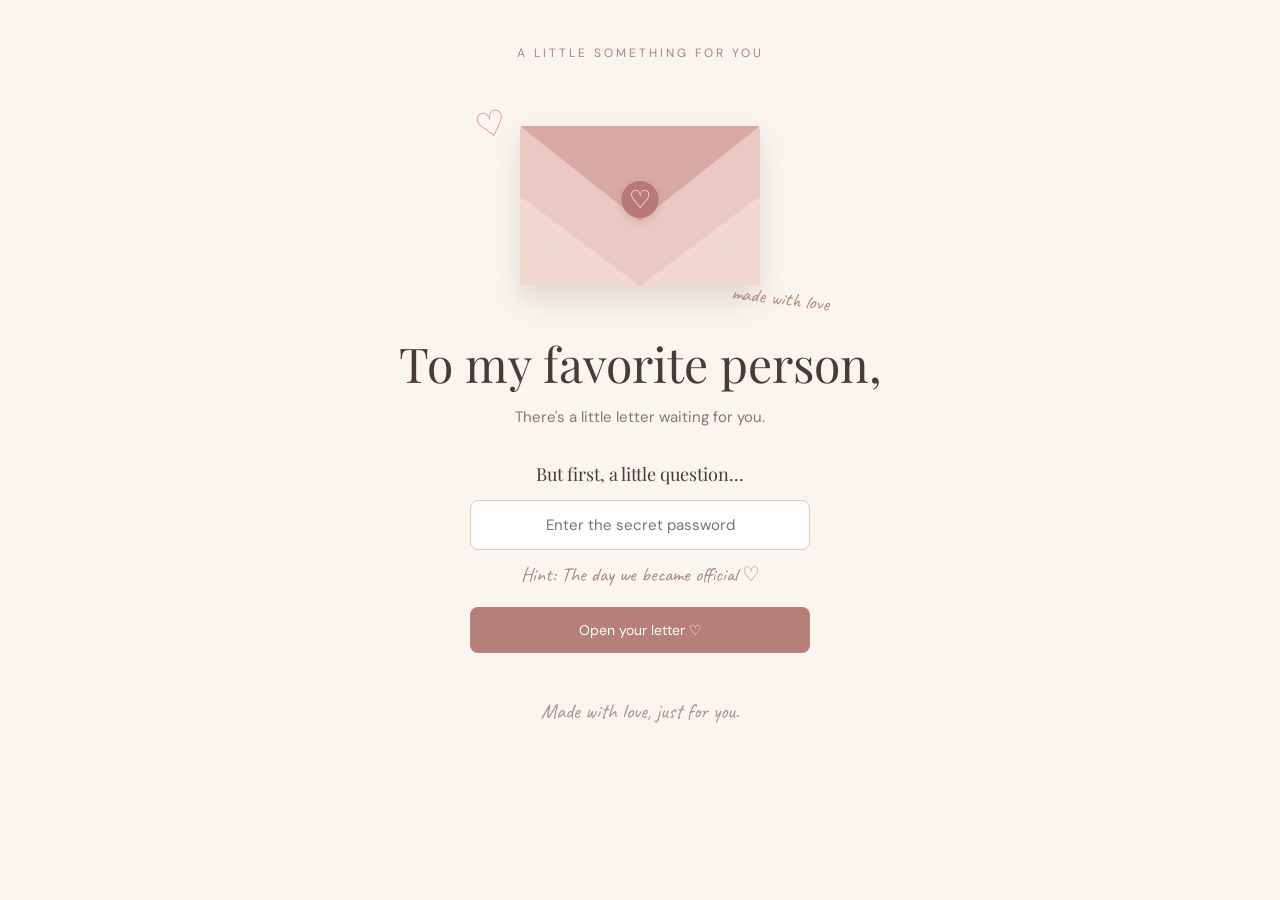
<file: index.html>
<!DOCTYPE html>
<html lang="en">
<head>
  <meta charset="UTF-8">
  <meta name="viewport" content="width=device-width, initial-scale=1.0">
  <title>For Grace ♡</title>

  <!-- Google Fonts -->
  <link rel="preconnect" href="https://fonts.googleapis.com">
  <link rel="preconnect" href="https://fonts.gstatic.com" crossorigin>
  <link href="https://fonts.googleapis.com/css2?family=DM+Sans:wght@400;500;600&family=Playfair+Display:ital,wght@0,400;0,500;0,600;1,400&family=Caveat:wght@400;500;600&display=swap" rel="stylesheet">

  <link rel="stylesheet" href="style.css">
</head>

<body>

  <main class="page">

    <!-- PASSWORD SCREEN -->
    <section id="password-screen" class="screen">

      <p class="eyebrow">A little something for you</p>

      <div class="envelope-wrapper">
        <div class="envelope">
          <div class="envelope-flap"></div>
          <div class="envelope-heart">♡</div>
        </div>
      </div>

      <h1>To my favorite person,</h1>

      <p class="subtitle">
        There's a little letter waiting for you.
      </p>

      <div class="password-area">
        <label for="password">But first, a little question...</label>

        <input
          type="password"
          id="password"
          placeholder="Enter the secret password"
          autocomplete="off"
        >

        <p class="hint">
          Hint: The day we became official ♡
        </p>

        <button id="unlock-button" type="button">
          Open your letter ♡
        </button>

        <p id="error-message" class="error-message"></p>
      </div>

      <p class="footer-note">Made with love, just for you.</p>

    </section>


    <!-- LOVE LETTER SCREEN -->
    <section id="letter-screen" class="screen hidden">
      <div class="scrapbook">

        <header class="letter-header">
          <p class="small-heading">NOVEMBER 20 · 2026</p>
          <h1>Six Months With You ♡</h1>
          <p class="handwritten">A little something for my favorite person</p>
        </header>

        <div class="letter-paper">

          <h2>Hey Grace,</h2>

          <p>I've been busting my balls trying to learn and create this website and even with the help of AI it took me wayyy longer than it should've. I hoped to do something more memorable than a virtual letter but these past few months have been rather interesting and unpredictable so I hope that this letter is more than enough proof of how much I love you :)</p>

          <!-- PHOTO 1 -->
          <figure class="polaroid photo-left">
            <img src="images/memory1.jpg" alt="A favorite memory together">
            <figcaption>Us ♡</figcaption>
          </figure>

          <p>Similarly to how you created a list of 10 reasons you love me, it's now my turn to tell YOU. Note: I didnt revise anything I wrote, I just kept typing so it might be all over the place lol.</p>

          <h3 class="reasons-heading">10 Reasons I Love You</h3>

          <div class="reason">
            <span class="reason-number">01</span>
            <h3>I feel safe around you.</h3>
            <p>I'm sure you noticed that I'm a pretty anxious guy despite my composed demeanor but deep down I struggle with a lot of things. With you I feel as though I can openly express myself without ever having to worry about shame or embarrassment and can freely let my thoughts get voiced.</p>
          </div>

          <div class="reason">
            <span class="reason-number">02</span>
            <h3>Your artistic skills/creativity.</h3>
            <p>I've always been an "artsy" guy but I never really took the next step into that field other than Gundams so I'm really glad I got to draw and color that skateboard with you. It really reminded me of how much I actually enjoy doing art and listening to all of your ideas for projects. im waiting for the next letter artwork...</p>
          </div>

          <!-- PHOTO 2 -->
          <figure class="polaroid photo-right">
            <img src="images/memory2.jpg" alt="A special memory together">
            <figcaption>My favorite artist ♡</figcaption>
          </figure>

          <div class="reason">
            <span class="reason-number">03</span>
            <h3>Your hobbies.</h3>
            <p>I separated "art" from "hobbies" because theres so much to talk about. Im really happy that we have similar hobbies from exercising to your culinary arts. I have a lot of fun being your assistant chef despite not doing much but I especially love being your one and only customer. The foods you cook have never disappointed and Im always wondering whats next.</p>
          </div>

          <div class="reason">
            <span class="reason-number">04</span>
            <h3>Your appearance is 10/10 would smash.</h3>
            <p>Mwaahhh i love your eyes, smile, nose, body, and everythingggg. I GOT WITH A BADDIEE</p>
          </div>

          <div class="reason">
            <span class="reason-number">05</span>
            <h3>Your maturity.</h3>
            <p>Communication is a huge thing for me and we definitely got a system going. I love how your independent while being open minded to support. I just wish I can be closer so I can see you more often.</p>
          </div>

          <!-- PHOTO 3 -->
          <figure class="polaroid photo-left">
            <img src="images/memory3.jpg" alt="Another favorite memory">
            <figcaption>Making memories together</figcaption>
          </figure>

          <div class="reason">
            <span class="reason-number">06</span>
            <h3>Your sound effects.</h3>
            <p>Need I say anything?</p>
          </div>

          <div class="reason">
            <span class="reason-number">07</span>
            <h3>You motivate me to be better.</h3>
            <p>With you I want to be the best I can be and seeing you work hard makes me want to work hard too. I never feel pressured to do anything just because "its about time i do something" but now its "I want to". It makes me feel super accomplished and proud seeing you do your victory dance (hands up jumping in circles)</p>
          </div>

          <!-- PHOTO 4 -->
          <figure class="polaroid photo-right">
            <img src="images/memory4.jpg" alt="A memory that makes me smile">
            <figcaption>My favorite person</figcaption>
          </figure>

          <div class="reason">
            <span class="reason-number">08</span>
            <h3>Our conversations.</h3>
            <p>If im being honest, at times I feel as though we are spending too much time with each other on facetime but surprisingly we can still keep fresh conversations going. Its never boring nor recycled. I was afraid of burning out but we've never reached that point. We always come up with something such as taking turns making different animal sounds</p>
          </div>

          <div class="reason">
            <span class="reason-number">09</span>
            <h3>Your thoughtfulness.</h3>
            <p>I never wrote letters until I received a wholehearted one from you and im still trying to one up you in writing letters but so far you always got the better letters... Other than letters, im surprised you remembered i wanted a new wallet and even told Ethan that i dont have a water bottle. I never knew how much i needed a water bottle until i started using one</p>
          </div>

          <div class="reason">
            <span class="reason-number">10</span>
            <h3>LASTLYY sexy time ;).</h3>
            <p>I am very very veryyy content with our sex life though more is better. you are so smexyy that i always want sexy time with you and bc we match each others freak</p>
          </div>

          <!-- PHOTO 5 -->
          <figure class="polaroid photo-center">
            <img src="images/memory5.jpg" alt="One last favorite memory">
            <figcaption>Here's to many more ♡</figcaption>
          </figure>

          <div class="final-message">
            <p>I still read your birthday letter from time to time and honestly I was very devastated after hearing that you might get deported. HOWEVER, very fortunate news came this morning and now my unemployed hot girlfriend is now an EMPLOYED hot girlfriend!! I will always be by your side whenever you need a shoulder to lean on. I love you so much. Happy 6 months >:o</p>
          </div>

          <div class="letter-signature">
            <p>With all my love,</p>
            <p class="signature">Daniel B. ♡</p>
          </div>

          <div class="little-heart">♡</div>

        </div>
      </div>
    </section>

  </main>

  <script src="script.js"></script>

</body>
</html>
</file>
<file: style.css>
/* =================================
   GENERAL PAGE
================================= */

* {
  box-sizing: border-box;
  margin: 0;
  padding: 0;
}

body {
  background-color: #faf5ef;
  background-image: radial-gradient(#e5d8cc 0.7px, transparent 0.7px);
  background-size: 20px 20px;
  color: #493c38;
  font-family: 'DM Sans', sans-serif;
  min-height: 100vh;
  padding: 45px 20px;
}

.page {
  max-width: 850px;
  margin: 0 auto;
}

.screen {
  text-align: center;
  animation: fadeIn 0.8s ease;
}

.hidden {
  display: none !important;
}

.eyebrow {
  color: #ad827b;
  font-size: 12px;
  letter-spacing: 3px;
  text-transform: uppercase;
  margin-bottom: 25px;
}

h1 {
  font-family: 'Playfair Display', serif;
  font-size: clamp(32px, 6vw, 48px);
  font-weight: 400;
  margin-bottom: 12px;
}

.subtitle {
  color: #897772;
  font-size: 15px;
  margin-bottom: 35px;
}

.footer-note {
  color: #ad9188;
  font-family: 'Caveat', cursive;
  font-size: 21px;
  margin-top: 45px;
}


/* =================================
   ENVELOPE
================================= */

.envelope-wrapper {
  position: relative;
  display: flex;
  justify-content: center;
  margin: 65px auto 45px;
}

.envelope-wrapper::before {
  content: "♡";
  position: absolute;
  left: calc(50% - 165px);
  top: -25px;
  color: #d49a99;
  font-size: 35px;
  transform: rotate(-15deg);
}

.envelope-wrapper::after {
  content: "made with love";
  position: absolute;
  right: calc(50% - 190px);
  bottom: -25px;
  color: #b28b7d;
  font-family: 'Caveat', cursive;
  font-size: 20px;
  transform: rotate(7deg);
}

.envelope {
  position: relative;
  width: 240px;
  height: 160px;
  background: #eac9c4;
  border-radius: 5px;
  box-shadow: 0 14px 28px rgba(90, 60, 50, 0.15);
  overflow: visible;
}

.envelope::before {
  content: "";
  position: absolute;
  bottom: 0;
  left: 0;
  width: 0;
  height: 0;
  border-left: 120px solid #f1d8d1;
  border-right: 120px solid #f1d8d1;
  border-top: 90px solid transparent;
  z-index: 2;
}

.envelope-flap {
  position: absolute;
  top: 0;
  left: 0;
  width: 0;
  height: 0;
  border-left: 120px solid transparent;
  border-right: 120px solid transparent;
  border-top: 95px solid #d9aaa5;
  transform-origin: top center;
  transition: transform 0.8s ease;
  z-index: 4;
}

.envelope-heart {
  position: absolute;
  top: 55px;
  left: 50%;
  transform: translateX(-50%);
  display: flex;
  align-items: center;
  justify-content: center;
  width: 37px;
  height: 37px;
  border-radius: 50%;
  background: #b87978;
  color: #fff8f3;
  font-size: 25px;
  z-index: 5;
  box-shadow: 0 3px 8px rgba(90, 50, 50, 0.15);
  transition: opacity 0.4s ease;
}

.envelope.opening .envelope-flap {
  transform: rotateX(180deg);
  z-index: 1;
}

.envelope.opening .envelope-heart {
  opacity: 0;
}


/* =================================
   PASSWORD AREA
================================= */

.password-area {
  max-width: 340px;
  margin: 0 auto;
}

.password-area label {
  display: block;
  font-family: 'Playfair Display', serif;
  font-size: 18px;
  margin-bottom: 14px;
}

.password-area input {
  width: 100%;
  padding: 14px 16px;
  border: 1px solid #dfc9c2;
  border-radius: 8px;
  background: #fffdfb;
  font-family: 'DM Sans', sans-serif;
  font-size: 15px;
  text-align: center;
  outline: none;
  transition: border 0.3s, box-shadow 0.3s;
}

.password-area input:focus {
  border-color: #c58f89;
  box-shadow: 0 0 0 3px rgba(197, 143, 137, 0.15);
}

.hint {
  color: #a48c84;
  font-family: 'Caveat', cursive;
  font-size: 20px;
  margin: 12px 0 20px;
}

button {
  width: 100%;
  padding: 14px 20px;
  border: none;
  border-radius: 8px;
  background: #b77f79;
  color: white;
  cursor: pointer;
  font-family: 'DM Sans', sans-serif;
  font-size: 14px;
  transition: background 0.3s, transform 0.3s;
}

button:hover {
  background: #9f6964;
  transform: translateY(-2px);
}

button:disabled {
  opacity: 0.7;
  cursor: wait;
}

.error-message {
  color: #b45f5f;
  font-size: 13px;
  margin-top: 12px;
}


/* =================================
   ANNIVERSARY SCRAPBOOK LETTER
================================= */

#letter-screen {
  max-width: 760px;
  margin: 0 auto;
  padding: 45px 18px;
  background: radial-gradient(#eadbd5 0.8px, transparent 0.8px);
  background-size: 22px 22px;
}

.scrapbook {
  max-width: 820px;
  margin: 0 auto;
}

.letter-header {
  text-align: center;
  margin-bottom: 35px;
}

.small-heading {
  font-size: 11px;
  letter-spacing: 3px;
  color: #a77d80;
  font-weight: 600;
}

.letter-header h1 {
  font-family: "Playfair Display", serif;
  font-size: clamp(32px, 6vw, 48px);
  color: #684c50;
  margin: 12px 0;
}

.handwritten {
  font-family: "Caveat", cursive;
  font-size: 25px;
  color: #b17b84;
}

.letter-paper {
  position: relative;
  background: #fffdf8;
  padding: clamp(25px, 6vw, 65px);
  border: 1px solid #eee4dc;
  box-shadow: 0 12px 35px rgba(100, 65, 65, 0.12);
  border-radius: 4px;
  overflow: hidden;
}

.letter-paper::before {
  content: "";
  position: absolute;
  top: 0;
  left: 25px;
  right: 25px;
  height: 5px;
  background: #e9bfc2;
}

.letter-paper > h2 {
  font-family: "Playfair Display", serif;
  color: #77565b;
  font-size: 29px;
  margin-bottom: 20px;
}

.letter-paper p {
  font-family: "DM Sans", sans-serif;
  font-size: 15px;
  line-height: 1.9;
  color: #554b49;
  margin-bottom: 22px;
}

.reasons-heading {
  font-family: "Caveat", cursive;
  font-size: 38px;
  text-align: center;
  color: #b17b84;
  margin: 40px 0 30px;
}

.reason {
  position: relative;
  margin: 32px 0;
  padding: 18px 20px 18px 28px;
  border-left: 3px solid #e8c2c5;
  background: #fff9f6;
}

.reason-number {
  display: block;
  font-family: "Playfair Display", serif;
  font-size: 13px;
  letter-spacing: 2px;
  color: #b17b84;
  margin-bottom: 7px;
}

.reason h3 {
  font-family: "Playfair Display", serif;
  font-size: 21px;
  color: #77565b;
  margin: 0 0 10px;
}

.reason p {
  margin-bottom: 0;
}


/* =================================
   FINAL MESSAGE
================================= */

.final-message {
  margin-top: 45px;
  padding: 25px;
  background: #fbefef;
  border-radius: 4px;
  border: 1px dashed #d7aeb2;
}

.final-message p {
  margin-bottom: 0;
}

.letter-signature {
  margin-top: 35px;
  text-align: right;
}

.letter-signature p {
  margin-bottom: 5px;
}

.signature {
  font-family: "Caveat", cursive !important;
  font-size: 34px !important;
  color: #a66e78 !important;
}

.little-heart {
  text-align: center;
  color: #d99ca5;
  font-size: 30px;
  margin-top: 35px;
}


/* =================================
   ANIMATIONS
================================= */

@keyframes fadeIn {
  from {
    opacity: 0;
    transform: translateY(12px);
  }

  to {
    opacity: 1;
    transform: translateY(0);
  }
}


/* =================================
   MOBILE
================================= */

@media (max-width: 600px) {
  body {
    padding: 35px 18px;
  }

  .envelope-wrapper::before {
    left: 2%;
  }

  .envelope-wrapper::after {
    right: 0;
  }

  #letter-screen {
    padding: 25px 12px;
  }

  .letter-paper {
    padding: 30px 20px;
  }

  .reason {
    padding: 15px;
  }
}


/* Respect reduced-motion preferences */

@media (prefers-reduced-motion: reduce) {
  *,
  *::before,
  *::after {
    animation-duration: 0.01ms !important;
    transition-duration: 0.01ms !important;
  }
}

/* =================================
   SCRAPBOOK POLAROID PHOTOS
================================= */

.polaroid {
  width: 230px;
  max-width: 75%;
  padding: 10px 10px 18px;
  background: white;
  box-shadow: 0 5px 15px rgba(70, 45, 45, 0.16);
  margin: 35px auto;
  transform: rotate(-2deg);
}

.polaroid img {
  display: block;
  width: 100%;
  height: 230px;
  object-fit: cover;
}

.polaroid figcaption {
  font-family: "Caveat", cursive;
  text-align: center;
  font-size: 23px;
  color: #80646a;
  padding-top: 8px;
}

.photo-left {
  margin-left: 5%;
  transform: rotate(-4deg);
}

.photo-right {
  margin-right: 5%;
  transform: rotate(3deg);
}

.photo-center {
  margin-left: auto;
  margin-right: auto;
  transform: rotate(-1deg);
}

@media (max-width: 600px) {
  .polaroid {
    width: 195px;
  }

  .polaroid img {
    height: 195px;
  }

  .photo-left {
    margin-left: 0;
  }

  .photo-right {
    margin-right: 0;
  }
}
</file>
